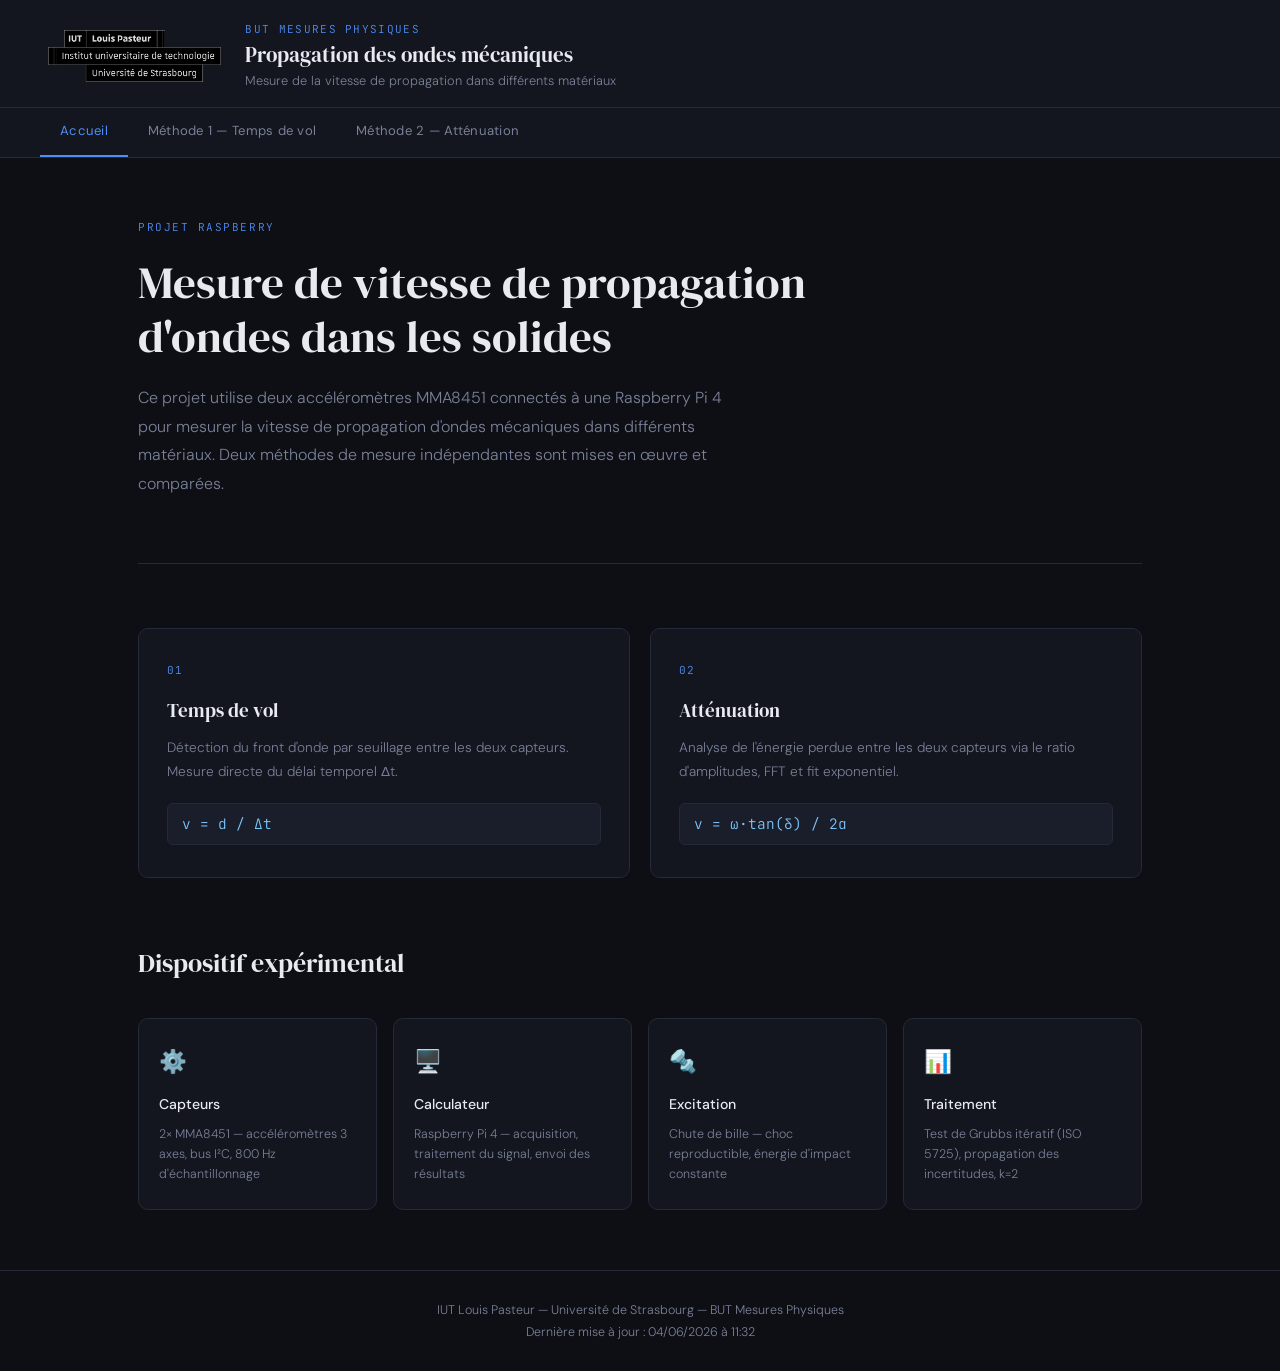
<file: index.html>
<!DOCTYPE html>
<html lang="fr">
<head>
  <meta charset="UTF-8">
  <meta name="viewport" content="width=device-width, initial-scale=1.0">
  <title>Propagation des ondes mécaniques</title>
  <link rel="preconnect" href="https://fonts.googleapis.com">
  <link href="https://fonts.googleapis.com/css2?family=DM+Serif+Display&family=DM+Sans:wght@300;400;500&family=JetBrains+Mono:wght@400;500&display=swap" rel="stylesheet">
  <link rel="stylesheet" href="style.css">
</head>
<body>

  <header>
    <div class="header-inner">
      <img src="logo.png" alt="IUT Louis Pasteur" class="logo">
      <div class="header-text">
        <span class="dept">BUT Mesures Physiques</span>
        <h1>Propagation des ondes mécaniques</h1>
        <p class="subtitle">Mesure de la vitesse de propagation dans différents matériaux</p>
      </div>
    </div>
    <nav>
      <a href="index.html" class="active">Accueil</a>
      <a href="methode1.html">Méthode 1 — Temps de vol</a>
      <a href="methode2.html">Méthode 2 — Atténuation</a>
    </nav>
  </header>

  <main>
    <section class="hero">
      <div class="hero-label">Projet raspberry</div>
      <h2>Mesure de vitesse de propagation<br>d'ondes dans les solides</h2>
      <p>Ce projet utilise deux accéléromètres MMA8451 connectés à une Raspberry Pi 4 pour mesurer la vitesse de propagation d'ondes mécaniques dans différents matériaux. Deux méthodes de mesure indépendantes sont mises en œuvre et comparées.</p>
    </section>

    <section class="cards">
      <a href="methode1.html" class="card">
        <div class="card-number">01</div>
        <h3>Temps de vol</h3>
        <p>Détection du front d'onde par seuillage entre les deux capteurs. Mesure directe du délai temporel Δt.</p>
        <div class="card-formula">v = d / Δt</div>
      </a>
      <a href="methode2.html" class="card">
        <div class="card-number">02</div>
        <h3>Atténuation</h3>
        <p>Analyse de l'énergie perdue entre les deux capteurs via le ratio d'amplitudes, FFT et fit exponentiel.</p>
        <div class="card-formula">v = ω·tan(δ) / 2α</div>
      </a>

    </section>

    <section class="setup">
      <h2>Dispositif expérimental</h2>
      <div class="setup-grid">
        <div class="setup-item">
          <div class="setup-icon">⚙️</div>
          <h4>Capteurs</h4>
          <p>2× MMA8451 — accéléromètres 3 axes, bus I²C, 800 Hz d'échantillonnage</p>
        </div>
        <div class="setup-item">
          <div class="setup-icon">🖥️</div>
          <h4>Calculateur</h4>
          <p>Raspberry Pi 4 — acquisition, traitement du signal, envoi des résultats</p>
        </div>
        <div class="setup-item">
          <div class="setup-icon">🔩</div>
          <h4>Excitation</h4>
          <p>Chute de bille — choc reproductible, énergie d'impact constante</p>
        </div>
        <div class="setup-item">
          <div class="setup-icon">📊</div>
          <h4>Traitement</h4>
          <p>Test de Grubbs itératif (ISO 5725), propagation des incertitudes, k=2</p>
        </div>
      </div>
    </section>
  </main>

  <footer>
    <p>IUT Louis Pasteur — Université de Strasbourg — BUT Mesures Physiques</p>
    <p class="footer-update">Dernière mise à jour : <span id="last-update">—</span></p>
  </footer>

  <script>
    // Lit la date de dernière mise à jour depuis un fichier JSON généré par la Raspberry
    fetch('data/last_update.json')
      .then(r => r.json())
      .then(d => {
        document.getElementById('last-update').textContent = d.date;
      })
      .catch(() => {});
  </script>

</body>
</html>
</file>
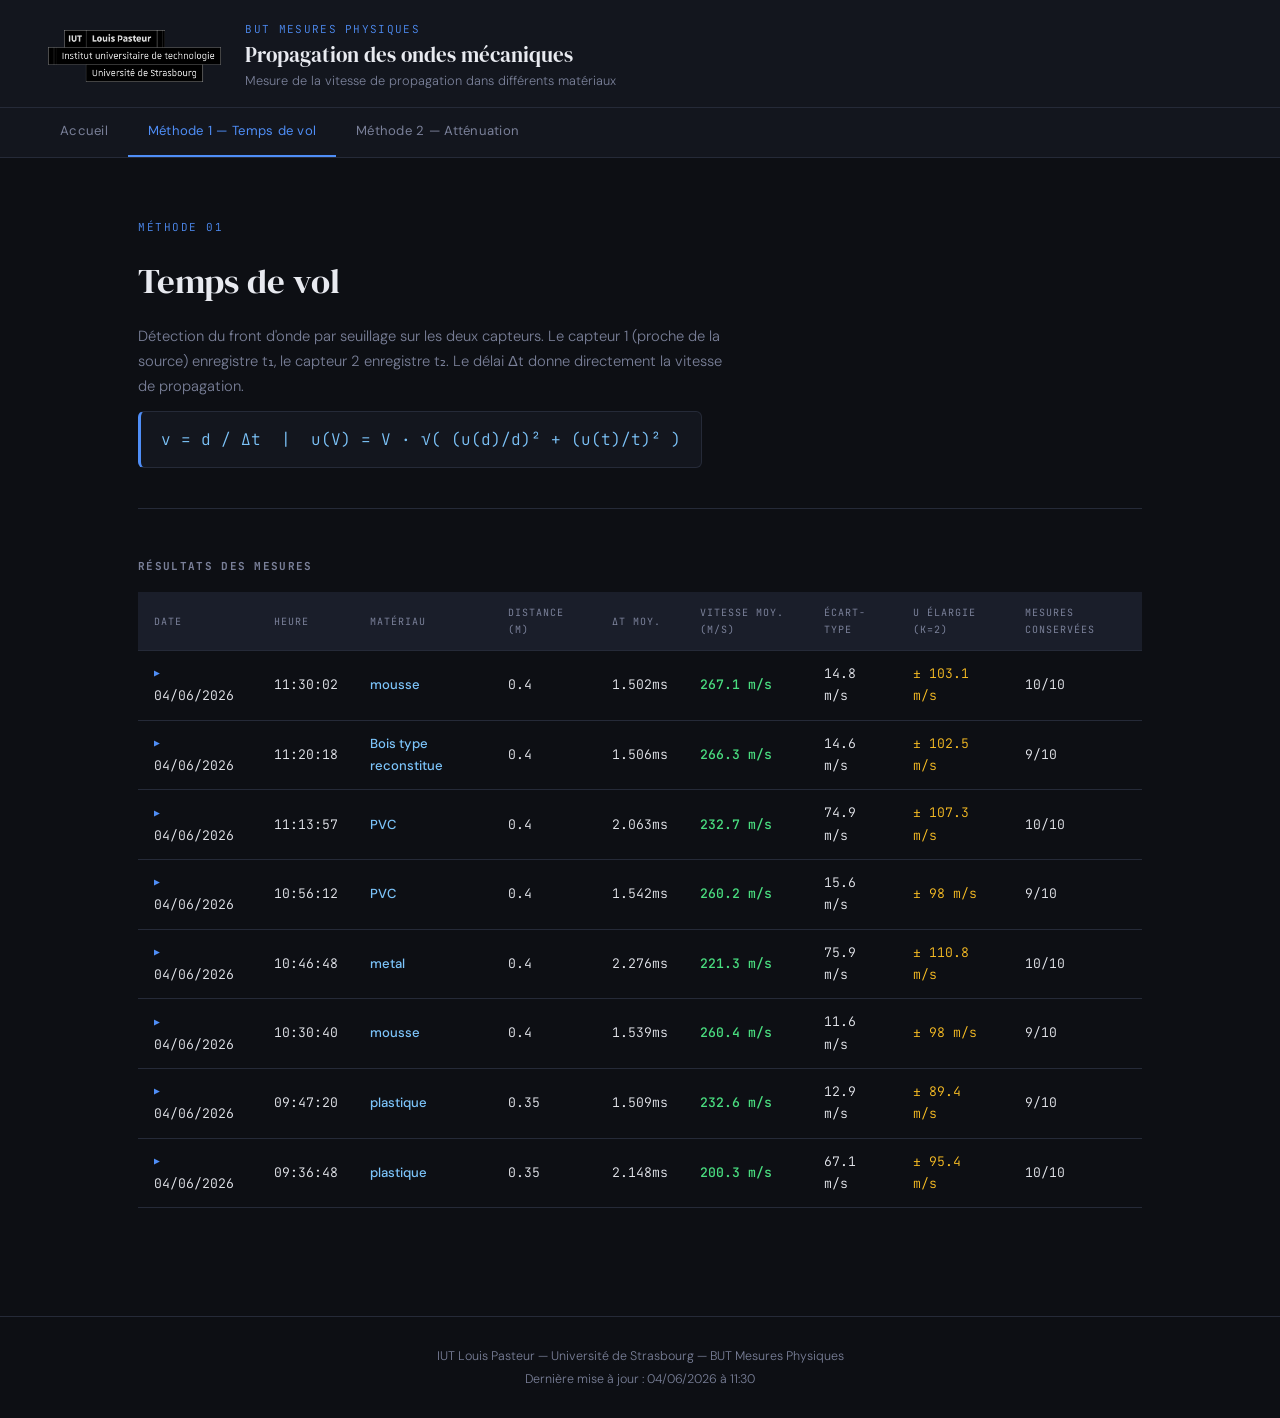
<file: methode1.html>
<!DOCTYPE html>
<html lang="fr">
<head>
  <meta charset="UTF-8">
  <meta name="viewport" content="width=device-width, initial-scale=1.0">
  <title>Méthode 1 — Temps de vol</title>
  <link rel="preconnect" href="https://fonts.googleapis.com">
  <link href="https://fonts.googleapis.com/css2?family=DM+Serif+Display&family=DM+Sans:wght@300;400;500&family=JetBrains+Mono:wght@400;500&display=swap" rel="stylesheet">
  <link rel="stylesheet" href="style.css">
</head>
<body>

  <header>
    <div class="header-inner">
      <img src="logo.png" alt="IUT Louis Pasteur" class="logo">
      <div class="header-text">
        <span class="dept">BUT Mesures Physiques</span>
        <h1>Propagation des ondes mécaniques</h1>
        <p class="subtitle">Mesure de la vitesse de propagation dans différents matériaux</p>
      </div>
    </div>
    <nav>
      <a href="index.html">Accueil</a>
      <a href="methode1.html" class="active">Méthode 1 — Temps de vol</a>
      <a href="methode2.html">Méthode 2 — Atténuation</a>
    </nav>
  </header>

  <main>
    <div class="page-header">
      <span class="method-tag">Méthode 01</span>
      <h2>Temps de vol</h2>
      <p style="color:var(--text-muted);max-width:600px;font-size:0.92rem;">
        Détection du front d'onde par seuillage sur les deux capteurs.
        Le capteur 1 (proche de la source) enregistre t₁, le capteur 2 enregistre t₂.
        Le délai Δt donne directement la vitesse de propagation.
      </p>
      <div class="formula-block">v = d / Δt &nbsp;|&nbsp; u(V) = V · √( (u(d)/d)² + (u(t)/t)² )</div>
    </div>

    <div class="results-section">
      <h3>Résultats des mesures</h3>
      <div id="table-container">
        <div class="empty-state">
          <div class="empty-icon">📡</div>
          <p>Aucune mesure disponible pour le moment.<br>Les résultats apparaîtront ici après une série de mesures.</p>
        </div>
      </div>
    </div>


  </main>

  <footer>
    <p>IUT Louis Pasteur — Université de Strasbourg — BUT Mesures Physiques</p>
    <p class="footer-update">Dernière mise à jour : <span id="last-update">—</span></p>
  </footer>

  <script>
    fetch('./data/methode1.json')
      .then(r => r.json())
      .then(data => {
        if (!data || !data.mesures || data.mesures.length === 0) return;

        // Extrait l'horodatage en secondes depuis minuit depuis un nom de fichier
        // Format attendu : "Quelque chose - Matériau_YYYYMMDD_HHMMSS.png"
        function tsFromFilename(src) {
          const m = src.match(/_(\d{8})_(\d{6})\./);
          if (!m) return null;
          const h = parseInt(m[2].slice(0,2));
          const min = parseInt(m[2].slice(2,4));
          const s = parseInt(m[2].slice(4,6));
          return h * 3600 + min * 60 + s;
        }

        // Convertit "HH:MM:SS" en secondes depuis minuit
        function tsFromHeure(heure) {
          const [h, min, s] = heure.split(':').map(Number);
          return h * 3600 + min * 60 + s;
        }

        // Récupère tous les graphiques disponibles (src + label)
        const allGraphs = data.graphiques || [];

        let html = `<table>
          <thead><tr>
            <th>Date</th><th>Heure</th><th>Matériau</th><th>Distance (m)</th>
            <th>Δt moy.</th><th>Vitesse moy. (m/s)</th><th>Écart-type</th>
            <th>U élargie (k=2)</th><th>Mesures conservées</th>
          </tr></thead><tbody>`;

        data.mesures.forEach((m, i) => {
          const tsMesure = tsFromHeure(m.heure);
          // Garde les graphiques dont l'horodatage est dans les 2 minutes
          // suivant l'heure de la mesure (les graphes sont générés après)
          const graphs = allGraphs.filter(g => {
            const tsG = tsFromFilename(g.src);
            if (tsG === null) return false;
            return Math.abs(tsG - tsMesure) <= 120;
          });

          html += `<tr class="data-row" data-idx="${i}">
            <td>${m.date}</td>
            <td>${m.heure}</td>
            <td class="materiau">${m.materiau}</td>
            <td>${m.longueur}</td>
            <td>${m.dt_moy ?? '—'}</td>
            <td class="vitesse">${m.v_moy} m/s</td>
            <td>${m.ecart_type} m/s</td>
            <td class="incertitude">± ${m.U_elargie} m/s</td>
            <td>${m.nb_conserves}/${m.nb_total}</td>
          </tr>
          <tr class="expand-row hidden" data-for="${i}">
            <td colspan="9">
              <div class="expand-inner">
                ${graphs.length > 0
                  ? `<div class="expand-graphs">${graphs.map(g => `
                      <div class="expand-graph-card">
                        <img src="${g.src}" alt="${g.label}" loading="lazy">
                        <div class="graph-label">${g.label}</div>
                      </div>`).join('')}</div>`
                  : `<div class="no-graphs">Aucun graphique disponible pour cette mesure.</div>`
                }
              </div>
            </td>
          </tr>`;
        });

        html += '</tbody></table>';
        document.getElementById('table-container').innerHTML = html;

        // Toggle expand
        document.querySelectorAll('tr.data-row').forEach(row => {
          row.addEventListener('click', () => {
            const idx = row.dataset.idx;
            const expRow = document.querySelector(`tr.expand-row[data-for="${idx}"]`);
            const isOpen = row.classList.contains('open');
            // Ferme tout
            document.querySelectorAll('tr.data-row.open').forEach(r => r.classList.remove('open'));
            document.querySelectorAll('tr.expand-row').forEach(r => r.classList.add('hidden'));
            // Ouvre si était fermé
            if (!isOpen) {
              row.classList.add('open');
              expRow.classList.remove('hidden');
            }
          });
        });

        document.getElementById('last-update').textContent = data.derniere_maj || '—';
      })
      .catch(() => {});
  </script>

</body>
</html>
</file>
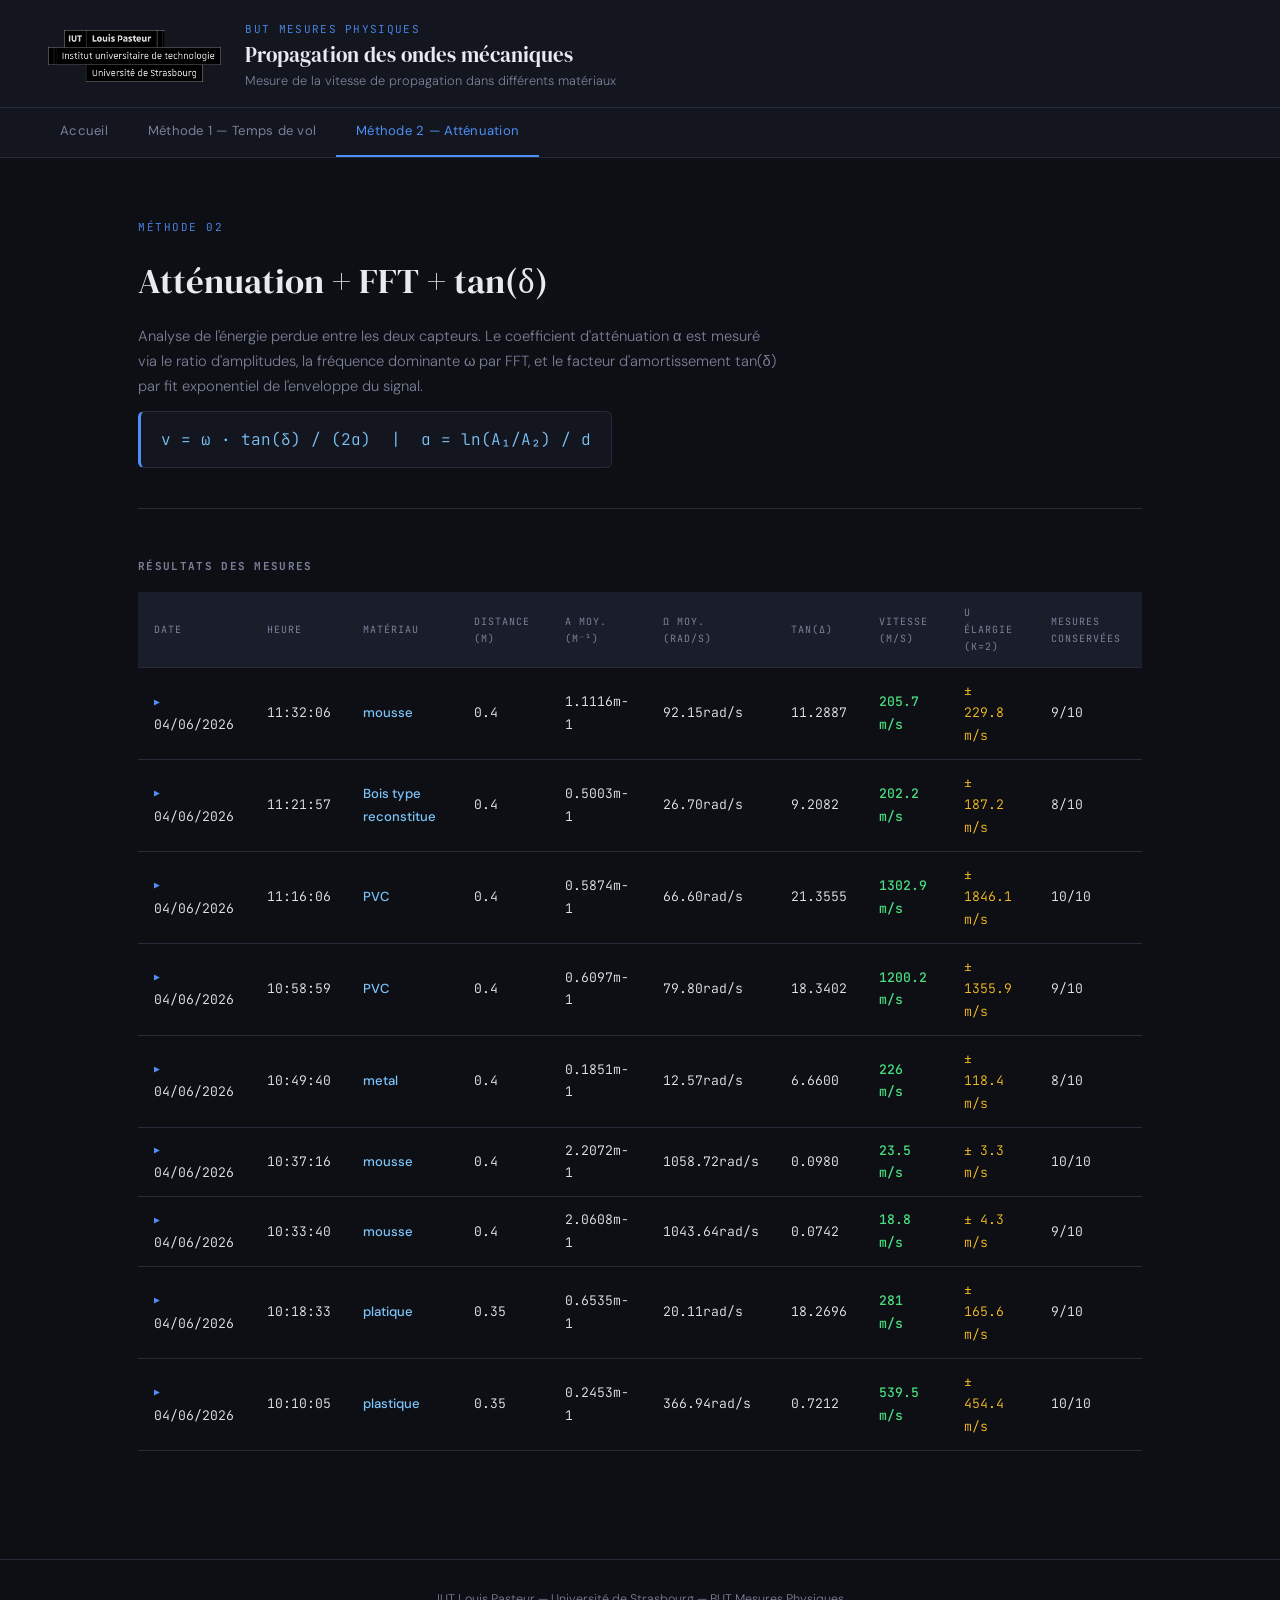
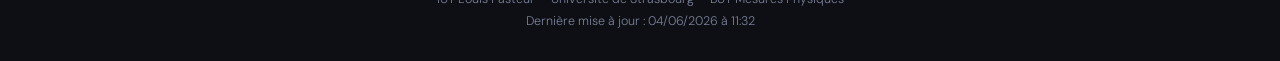
<file: methode2.html>
<!DOCTYPE html>
<html lang="fr">
<head>
  <meta charset="UTF-8">
  <meta name="viewport" content="width=device-width, initial-scale=1.0">
  <title>Méthode 2 — Atténuation</title>
  <link rel="preconnect" href="https://fonts.googleapis.com">
  <link href="https://fonts.googleapis.com/css2?family=DM+Serif+Display&family=DM+Sans:wght@300;400;500&family=JetBrains+Mono:wght@400;500&display=swap" rel="stylesheet">
  <link rel="stylesheet" href="style.css">
</head>
<body>

  <header>
    <div class="header-inner">
      <img src="logo.png" alt="IUT Louis Pasteur" class="logo">
      <div class="header-text">
        <span class="dept">BUT Mesures Physiques</span>
        <h1>Propagation des ondes mécaniques</h1>
        <p class="subtitle">Mesure de la vitesse de propagation dans différents matériaux</p>
      </div>
    </div>
    <nav>
      <a href="index.html">Accueil</a>
      <a href="methode1.html">Méthode 1 — Temps de vol</a>
      <a href="methode2.html" class="active">Méthode 2 — Atténuation</a>
    </nav>
  </header>

  <main>
    <div class="page-header">
      <span class="method-tag">Méthode 02</span>
      <h2>Atténuation + FFT + tan(δ)</h2>
      <p style="color:var(--text-muted);max-width:640px;font-size:0.92rem;">
        Analyse de l'énergie perdue entre les deux capteurs. Le coefficient d'atténuation α
        est mesuré via le ratio d'amplitudes, la fréquence dominante ω par FFT, et le facteur
        d'amortissement tan(δ) par fit exponentiel de l'enveloppe du signal.
      </p>
      <div class="formula-block">v = ω · tan(δ) / (2α) &nbsp;|&nbsp; α = ln(A₁/A₂) / d</div>
    </div>

    <div class="results-section">
      <h3>Résultats des mesures</h3>
      <div id="table-container">
        <div class="empty-state">
          <div class="empty-icon">📡</div>
          <p>Aucune mesure disponible pour le moment.<br>Les résultats apparaîtront ici après une série de mesures.</p>
        </div>
      </div>
    </div>


  </main>

  <footer>
    <p>IUT Louis Pasteur — Université de Strasbourg — BUT Mesures Physiques</p>
    <p class="footer-update">Dernière mise à jour : <span id="last-update">—</span></p>
  </footer>

  <script>
    fetch('./data/methode2.json')
      .then(r => r.json())
      .then(data => {
        if (!data || !data.mesures || data.mesures.length === 0) return;

        function tsFromFilename(src) {
          const m = src.match(/_(\d{8})_(\d{6})\./);
          if (!m) return null;
          const h = parseInt(m[2].slice(0,2));
          const min = parseInt(m[2].slice(2,4));
          const s = parseInt(m[2].slice(4,6));
          return h * 3600 + min * 60 + s;
        }

        function tsFromHeure(heure) {
          const [h, min, s] = heure.split(':').map(Number);
          return h * 3600 + min * 60 + s;
        }

        const allGraphs = data.graphiques || [];

        let html = `<table>
          <thead><tr>
            <th>Date</th><th>Heure</th><th>Matériau</th><th>Distance (m)</th>
            <th>α moy. (m⁻¹)</th><th>ω moy. (rad/s)</th><th>tan(δ)</th>
            <th>Vitesse (m/s)</th><th>U élargie (k=2)</th><th>Mesures conservées</th>
          </tr></thead><tbody>`;

        data.mesures.forEach((m, i) => {
          const tsMesure = tsFromHeure(m.heure);
          const graphs = allGraphs.filter(g => {
            const tsG = tsFromFilename(g.src);
            if (tsG === null) return false;
            const diff = tsG - tsMesure;
            return Math.abs(diff) <= 120
          });

          html += `<tr class="data-row" data-idx="${i}">
            <td>${m.date}</td>
            <td>${m.heure}</td>
            <td class="materiau">${m.materiau}</td>
            <td>${m.longueur}</td>
            <td>${m.alpha}</td>
            <td>${m.omega}</td>
            <td>${m.tan_delta}</td>
            <td class="vitesse">${m.v_moy} m/s</td>
            <td class="incertitude">± ${m.U_elargie} m/s</td>
            <td>${m.nb_conserves}/${m.nb_total}</td>
          </tr>
          <tr class="expand-row hidden" data-for="${i}">
            <td colspan="10">
              <div class="expand-inner">
                ${graphs.length > 0
                  ? `<div class="expand-graphs">${graphs.map(g => `
                      <div class="expand-graph-card">
                        <img src="${g.src}" alt="${g.label}" loading="lazy">
                        <div class="graph-label">${g.label}</div>
                      </div>`).join('')}</div>`
                  : `<div class="no-graphs">Aucun graphique disponible pour cette mesure.</div>`
                }
              </div>
            </td>
          </tr>`;
        });

        html += '</tbody></table>';
        document.getElementById('table-container').innerHTML = html;

        document.querySelectorAll('tr.data-row').forEach(row => {
          row.addEventListener('click', () => {
            const idx = row.dataset.idx;
            const expRow = document.querySelector(`tr.expand-row[data-for="${idx}"]`);
            const isOpen = row.classList.contains('open');
            document.querySelectorAll('tr.data-row.open').forEach(r => r.classList.remove('open'));
            document.querySelectorAll('tr.expand-row').forEach(r => r.classList.add('hidden'));
            if (!isOpen) {
              row.classList.add('open');
              expRow.classList.remove('hidden');
            }
          });
        });

        document.getElementById('last-update').textContent = data.derniere_maj || '—';
      })
      .catch(() => {});
  </script>

</body>
</html>
</file>
<file: style.css>
/* =============================================
   PROPAGATION DES ONDES — STYLE PRINCIPAL
   IUT Louis Pasteur, Université de Strasbourg
   ============================================= */

:root {
  --bg:         #0d0f14;
  --bg2:        #13161e;
  --bg3:        #1a1e2a;
  --border:     #252a38;
  --accent:     #4f8ef7;
  --accent2:    #7cc4fa;
  --text:       #e8eaf0;
  --text-muted: #7a8099;
  --success:    #4ade80;
  --warning:    #fbbf24;
  --mono:       'JetBrains Mono', monospace;
  --serif:      'DM Serif Display', serif;
  --sans:       'DM Sans', sans-serif;
  --radius:     10px;
  --shadow:     0 4px 32px rgba(0,0,0,0.4);
}

*, *::before, *::after { box-sizing: border-box; margin: 0; padding: 0; }

html { scroll-behavior: smooth; }

body {
  background: var(--bg);
  color: var(--text);
  font-family: var(--sans);
  font-weight: 300;
  line-height: 1.7;
  min-height: 100vh;
}

/* ---- HEADER ---- */
header {
  background: var(--bg2);
  border-bottom: 1px solid var(--border);
  position: sticky;
  top: 0;
  z-index: 100;
  backdrop-filter: blur(12px);
}

.header-inner {
  display: flex;
  align-items: center;
  gap: 24px;
  padding: 20px 48px 16px;
  border-bottom: 1px solid var(--border);
}

.logo {
  height: 52px;
  filter: invert(1) brightness(0.85);
  flex-shrink: 0;
}

.dept {
  font-family: var(--mono);
  font-size: 11px;
  color: var(--accent);
  letter-spacing: 0.12em;
  text-transform: uppercase;
  display: block;
  margin-bottom: 4px;
}

.header-text h1 {
  font-family: var(--serif);
  font-size: 1.3rem;
  font-weight: 400;
  color: var(--text);
  line-height: 1.2;
}

.header-text .subtitle {
  font-size: 0.8rem;
  color: var(--text-muted);
  margin-top: 2px;
}

nav {
  display: flex;
  gap: 0;
  padding: 0 40px;
  overflow-x: auto;
}

nav a {
  color: var(--text-muted);
  text-decoration: none;
  font-size: 0.82rem;
  font-weight: 400;
  padding: 12px 20px;
  border-bottom: 2px solid transparent;
  transition: all 0.2s;
  white-space: nowrap;
  letter-spacing: 0.02em;
}

nav a:hover { color: var(--text); }
nav a.active {
  color: var(--accent);
  border-bottom-color: var(--accent);
}

/* ---- MAIN ---- */
main {
  max-width: 1100px;
  margin: 0 auto;
  padding: 60px 48px;
}

/* ---- HERO ---- */
.hero {
  margin-bottom: 64px;
  padding-bottom: 64px;
  border-bottom: 1px solid var(--border);
}

.hero-label {
  font-family: var(--mono);
  font-size: 11px;
  color: var(--accent);
  letter-spacing: 0.14em;
  text-transform: uppercase;
  margin-bottom: 20px;
}

.hero h2 {
  font-family: var(--serif);
  font-size: 2.8rem;
  font-weight: 400;
  line-height: 1.2;
  color: var(--text);
  margin-bottom: 20px;
}

.hero p {
  font-size: 1rem;
  color: var(--text-muted);
  max-width: 600px;
  line-height: 1.8;
}

/* ---- CARDS ---- */
.cards {
  display: grid;
  grid-template-columns: repeat(2, 1fr);
  gap: 20px;
  margin-bottom: 64px;
}

.card {
  background: var(--bg2);
  border: 1px solid var(--border);
  border-radius: var(--radius);
  padding: 32px 28px;
  text-decoration: none;
  color: inherit;
  transition: all 0.25s;
  display: block;
}

.card:hover {
  border-color: var(--accent);
  transform: translateY(-3px);
  box-shadow: var(--shadow);
}

.card-number {
  font-family: var(--mono);
  font-size: 11px;
  color: var(--accent);
  letter-spacing: 0.1em;
  margin-bottom: 14px;
}

.card h3 {
  font-family: var(--serif);
  font-size: 1.2rem;
  font-weight: 400;
  margin-bottom: 10px;
  color: var(--text);
}

.card p {
  font-size: 0.85rem;
  color: var(--text-muted);
  line-height: 1.7;
  margin-bottom: 20px;
}

.card-formula {
  font-family: var(--mono);
  font-size: 0.9rem;
  color: var(--accent2);
  background: var(--bg3);
  padding: 8px 14px;
  border-radius: 6px;
  border: 1px solid var(--border);
}

/* ---- SETUP ---- */
.setup h2 {
  font-family: var(--serif);
  font-size: 1.6rem;
  font-weight: 400;
  margin-bottom: 32px;
  color: var(--text);
}

.setup-grid {
  display: grid;
  grid-template-columns: repeat(4, 1fr);
  gap: 16px;
}

.setup-item {
  background: var(--bg2);
  border: 1px solid var(--border);
  border-radius: var(--radius);
  padding: 24px 20px;
}

.setup-icon {
  font-size: 1.4rem;
  margin-bottom: 12px;
}

.setup-item h4 {
  font-size: 0.88rem;
  font-weight: 500;
  margin-bottom: 8px;
  color: var(--text);
}

.setup-item p {
  font-size: 0.78rem;
  color: var(--text-muted);
  line-height: 1.6;
}

/* ---- PAGE MÉTHODE ---- */
.page-header {
  margin-bottom: 48px;
  padding-bottom: 40px;
  border-bottom: 1px solid var(--border);
}

.page-header .method-tag {
  font-family: var(--mono);
  font-size: 11px;
  color: var(--accent);
  letter-spacing: 0.14em;
  text-transform: uppercase;
  margin-bottom: 16px;
  display: block;
}

.page-header h2 {
  font-family: var(--serif);
  font-size: 2.2rem;
  font-weight: 400;
  margin-bottom: 12px;
}

.page-header .formula-block {
  font-family: var(--mono);
  font-size: 1rem;
  color: var(--accent2);
  background: var(--bg2);
  border: 1px solid var(--border);
  border-left: 3px solid var(--accent);
  padding: 14px 20px;
  border-radius: 6px;
  display: inline-block;
  margin-top: 12px;
}

/* ---- TABLEAU RÉSULTATS ---- */
.results-section {
  margin-bottom: 48px;
}

.results-section h3 {
  font-family: var(--mono);
  font-size: 11px;
  color: var(--text-muted);
  letter-spacing: 0.12em;
  text-transform: uppercase;
  margin-bottom: 16px;
}

table {
  width: 100%;
  border-collapse: collapse;
  font-size: 0.85rem;
}

thead tr {
  background: var(--bg3);
  border-bottom: 1px solid var(--border);
}

thead th {
  padding: 12px 16px;
  text-align: left;
  font-family: var(--mono);
  font-size: 10px;
  letter-spacing: 0.1em;
  text-transform: uppercase;
  color: var(--text-muted);
  font-weight: 400;
}

tbody tr {
  border-bottom: 1px solid var(--border);
  transition: background 0.15s;
}

tbody tr:hover { background: var(--bg2); }

tbody td {
  padding: 12px 16px;
  color: var(--text);
  font-family: var(--mono);
  font-size: 0.82rem;
}

td.materiau {
  font-family: var(--sans);
  font-weight: 500;
  color: var(--accent2);
}

td.vitesse {
  color: var(--success);
  font-weight: 500;
}

td.incertitude { color: var(--warning); }

/* ---- GRAPHIQUES ---- */
.graphs-section {
  margin-bottom: 48px;
}

.graphs-section h3 {
  font-family: var(--mono);
  font-size: 11px;
  color: var(--text-muted);
  letter-spacing: 0.12em;
  text-transform: uppercase;
  margin-bottom: 20px;
}

.graphs-grid {
  display: grid;
  grid-template-columns: repeat(2, 1fr);
  gap: 16px;
}

.graph-card {
  background: var(--bg2);
  border: 1px solid var(--border);
  border-radius: var(--radius);
  overflow: hidden;
}

.graph-card img {
  width: 100%;
  display: block;
  background: #fff;
}

.graph-card .graph-label {
  padding: 10px 16px;
  font-size: 0.75rem;
  color: var(--text-muted);
  font-family: var(--mono);
  border-top: 1px solid var(--border);
}

/* ---- EMPTY STATE ---- */
.empty-state {
  text-align: center;
  padding: 80px 40px;
  color: var(--text-muted);
}

.empty-state .empty-icon {
  font-size: 2.5rem;
  margin-bottom: 16px;
  opacity: 0.4;
}

.empty-state p {
  font-size: 0.88rem;
  line-height: 1.8;
}

/* ---- EXPANDABLE ROW ---- */
tbody tr.data-row {
  cursor: pointer;
  user-select: none;
}

tbody tr.data-row:hover td { background: var(--bg3); }

tbody tr.data-row td:first-child::before {
  content: '▶';
  display: inline-block;
  font-size: 0.6rem;
  margin-right: 8px;
  color: var(--accent);
  transition: transform 0.2s;
  vertical-align: middle;
}

tbody tr.data-row.open td:first-child::before {
  transform: rotate(90deg);
}

tr.expand-row td {
  padding: 0 !important;
  background: var(--bg3);
  border-bottom: 2px solid var(--accent);
}

tr.expand-row.hidden { display: none; }

.expand-inner {
  padding: 20px 24px;
  overflow: hidden;
}

.expand-inner .no-graphs {
  font-size: 0.82rem;
  color: var(--text-muted);
  font-family: var(--mono);
  padding: 8px 0;
}

.expand-graphs {
  display: grid;
  grid-template-columns: repeat(auto-fill, minmax(300px, 1fr));
  gap: 14px;
}

.expand-graph-card {
  background: var(--bg2);
  border: 1px solid var(--border);
  border-radius: var(--radius);
  overflow: hidden;
}

.expand-graph-card img {
  width: 100%;
  display: block;
  background: #fff;
}

.expand-graph-card .graph-label {
  padding: 8px 14px;
  font-size: 0.72rem;
  color: var(--text-muted);
  font-family: var(--mono);
  border-top: 1px solid var(--border);
}

/* ---- FOOTER ---- */
footer {
  border-top: 1px solid var(--border);
  padding: 28px 48px;
  text-align: center;
  font-size: 0.78rem;
  color: var(--text-muted);
  line-height: 1.8;
}

/* ---- RESPONSIVE ---- */
@media (max-width: 768px) {
  .header-inner { padding: 16px 20px; }
  main { padding: 40px 20px; }
  .cards { grid-template-columns: 1fr; }
  .setup-grid { grid-template-columns: repeat(2, 1fr); }
  .graphs-grid { grid-template-columns: 1fr; }
  .hero h2 { font-size: 1.8rem; }
}
</file>
